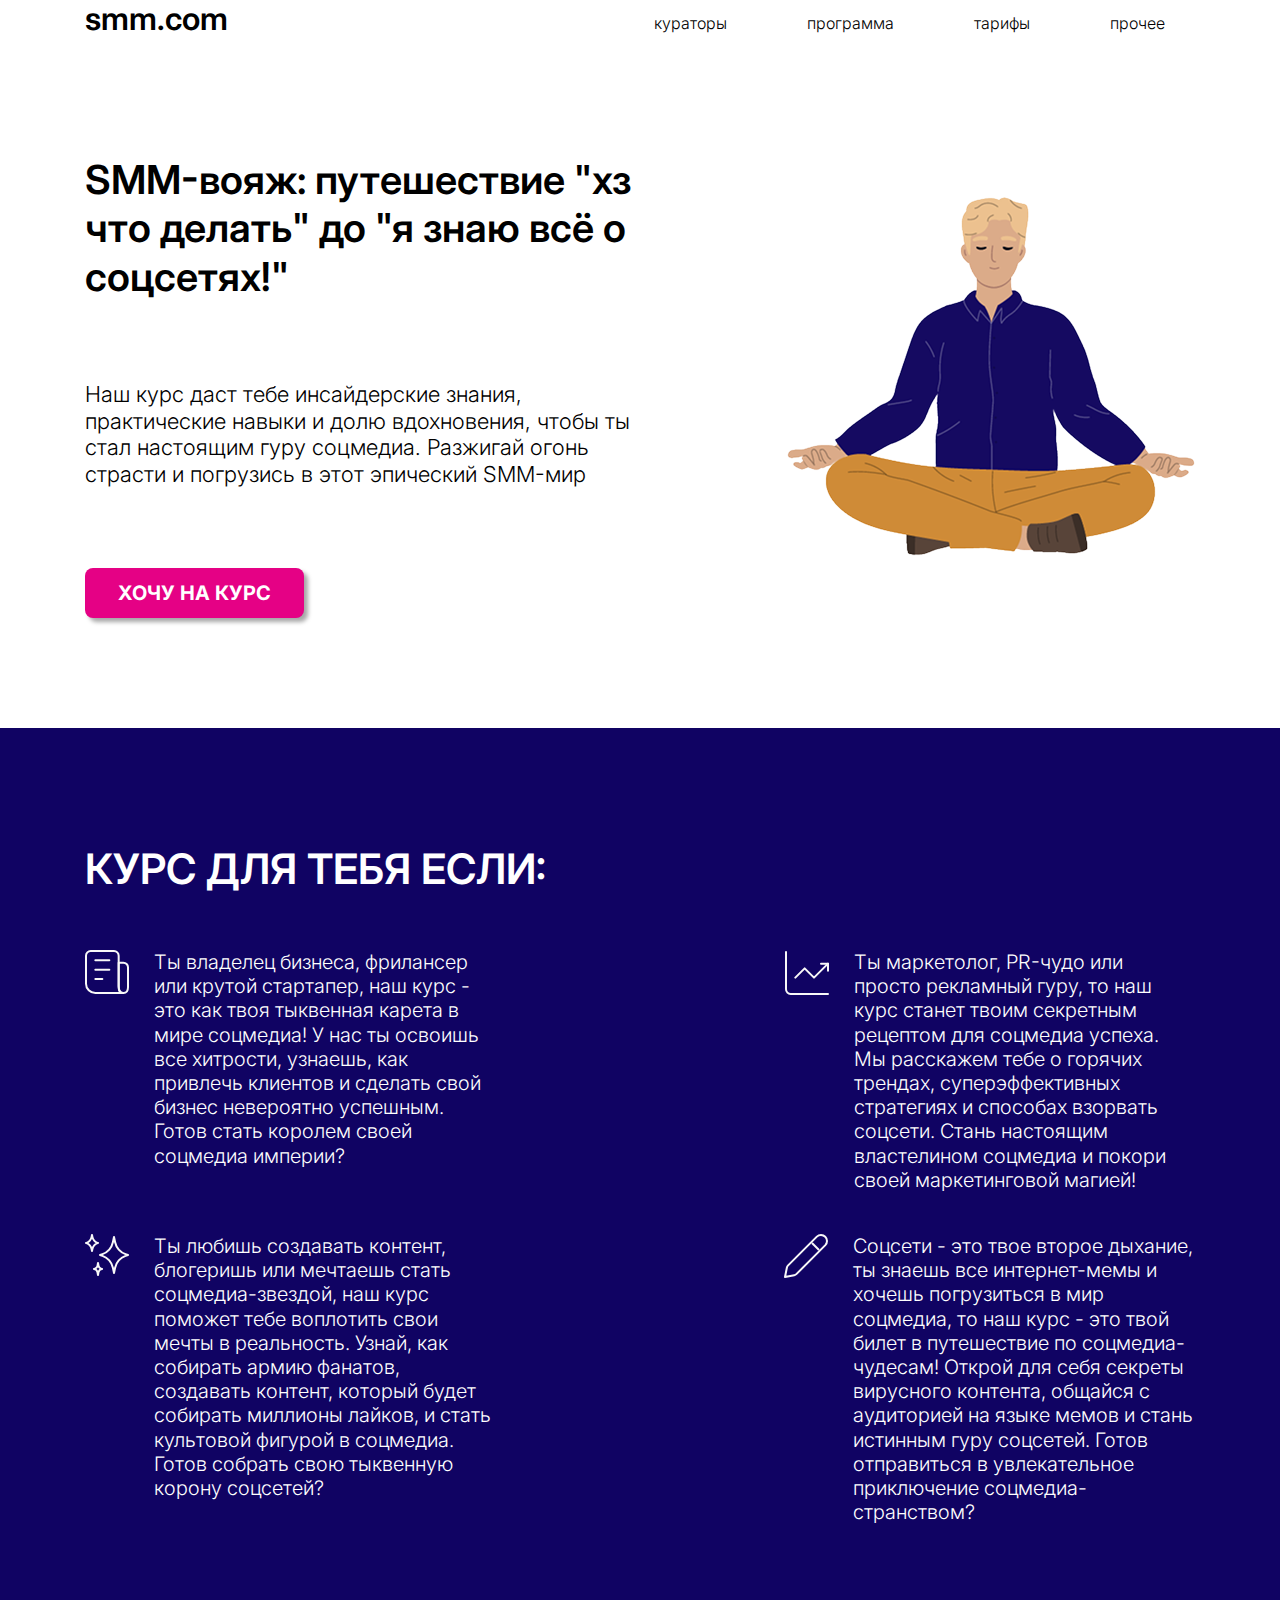
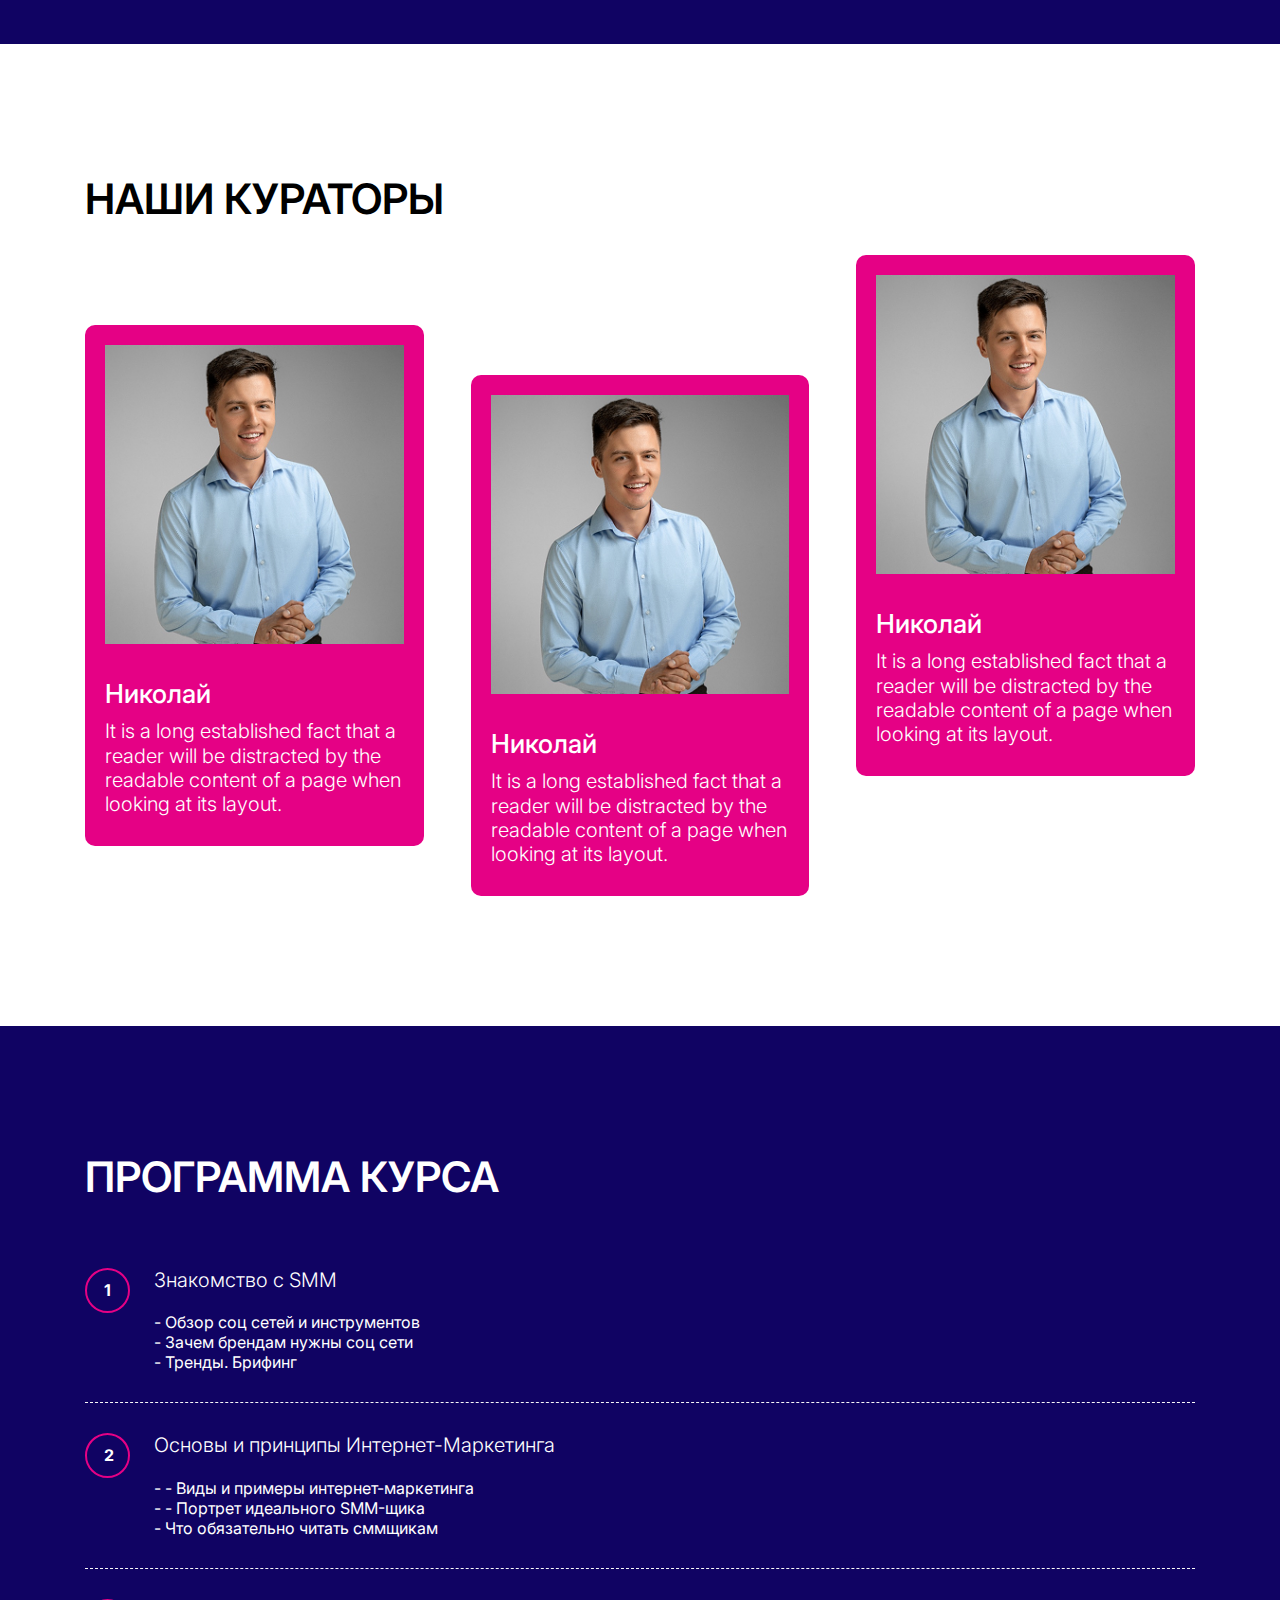
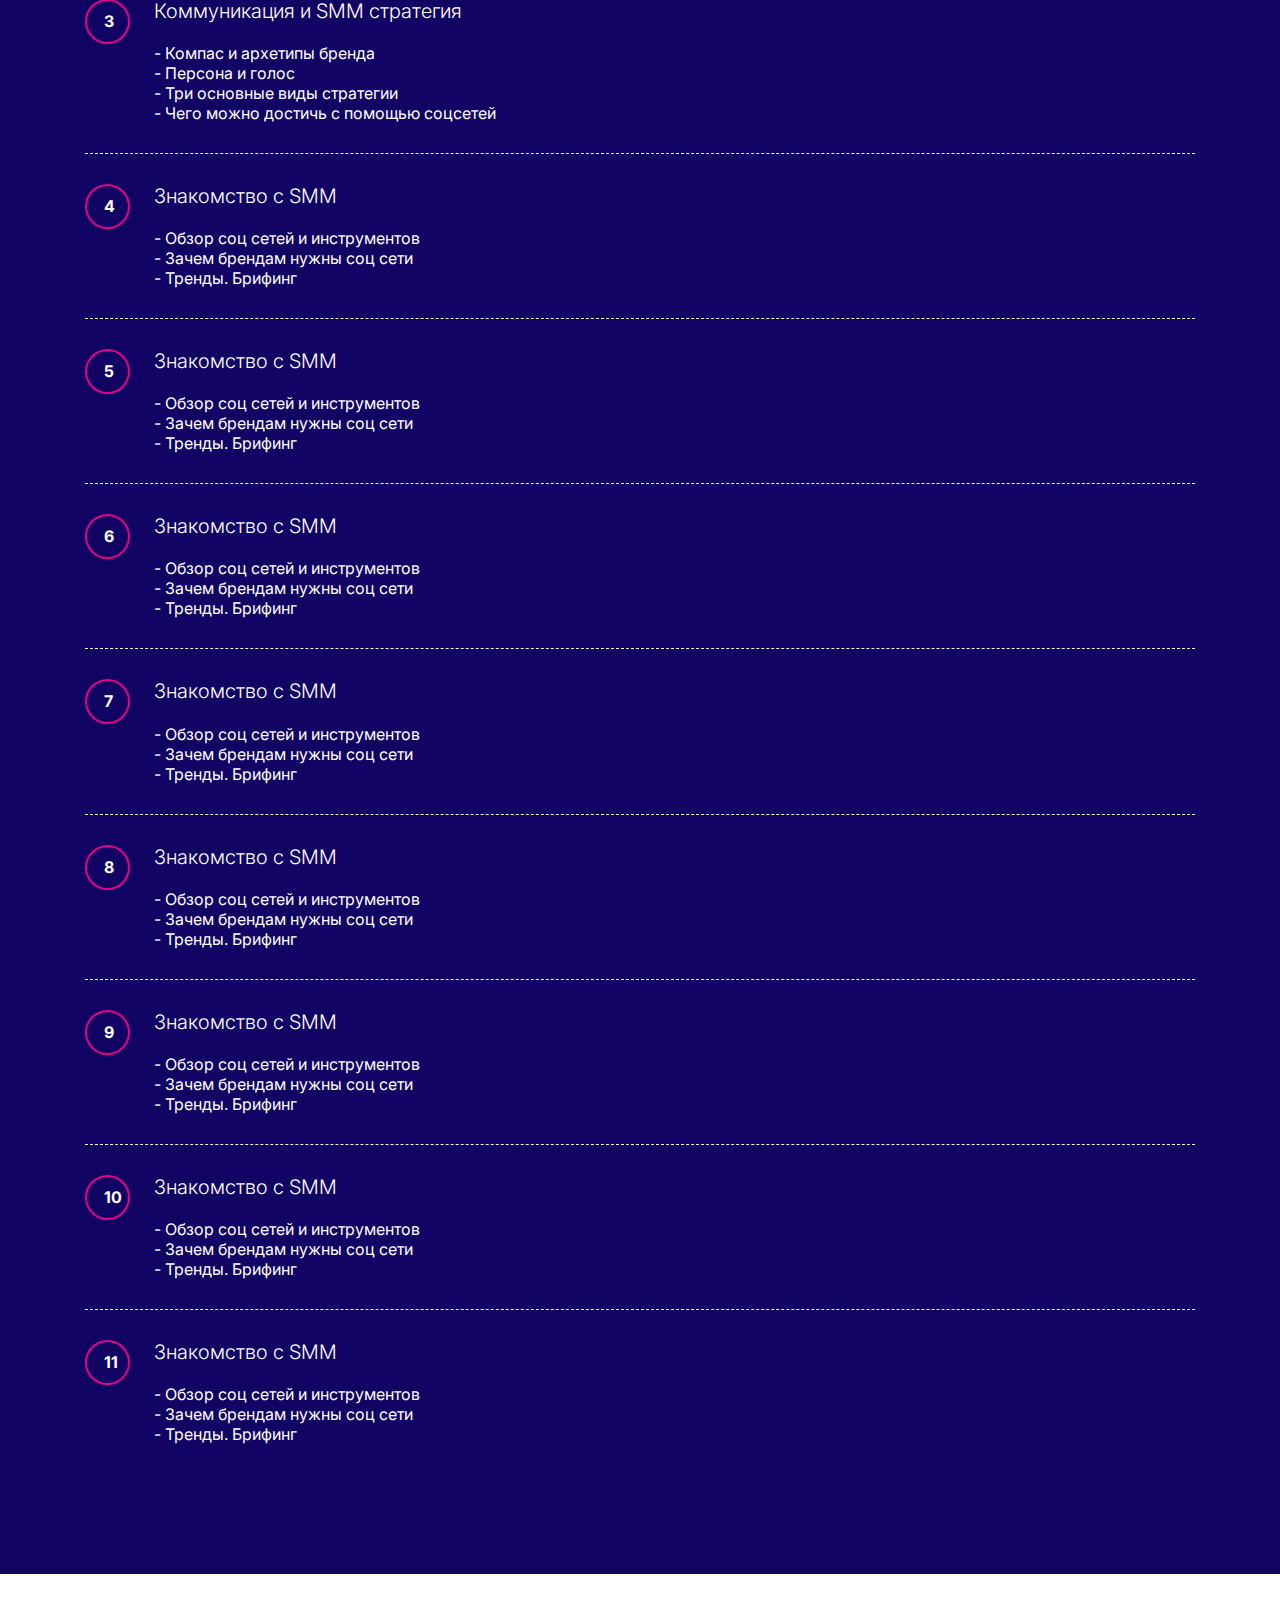
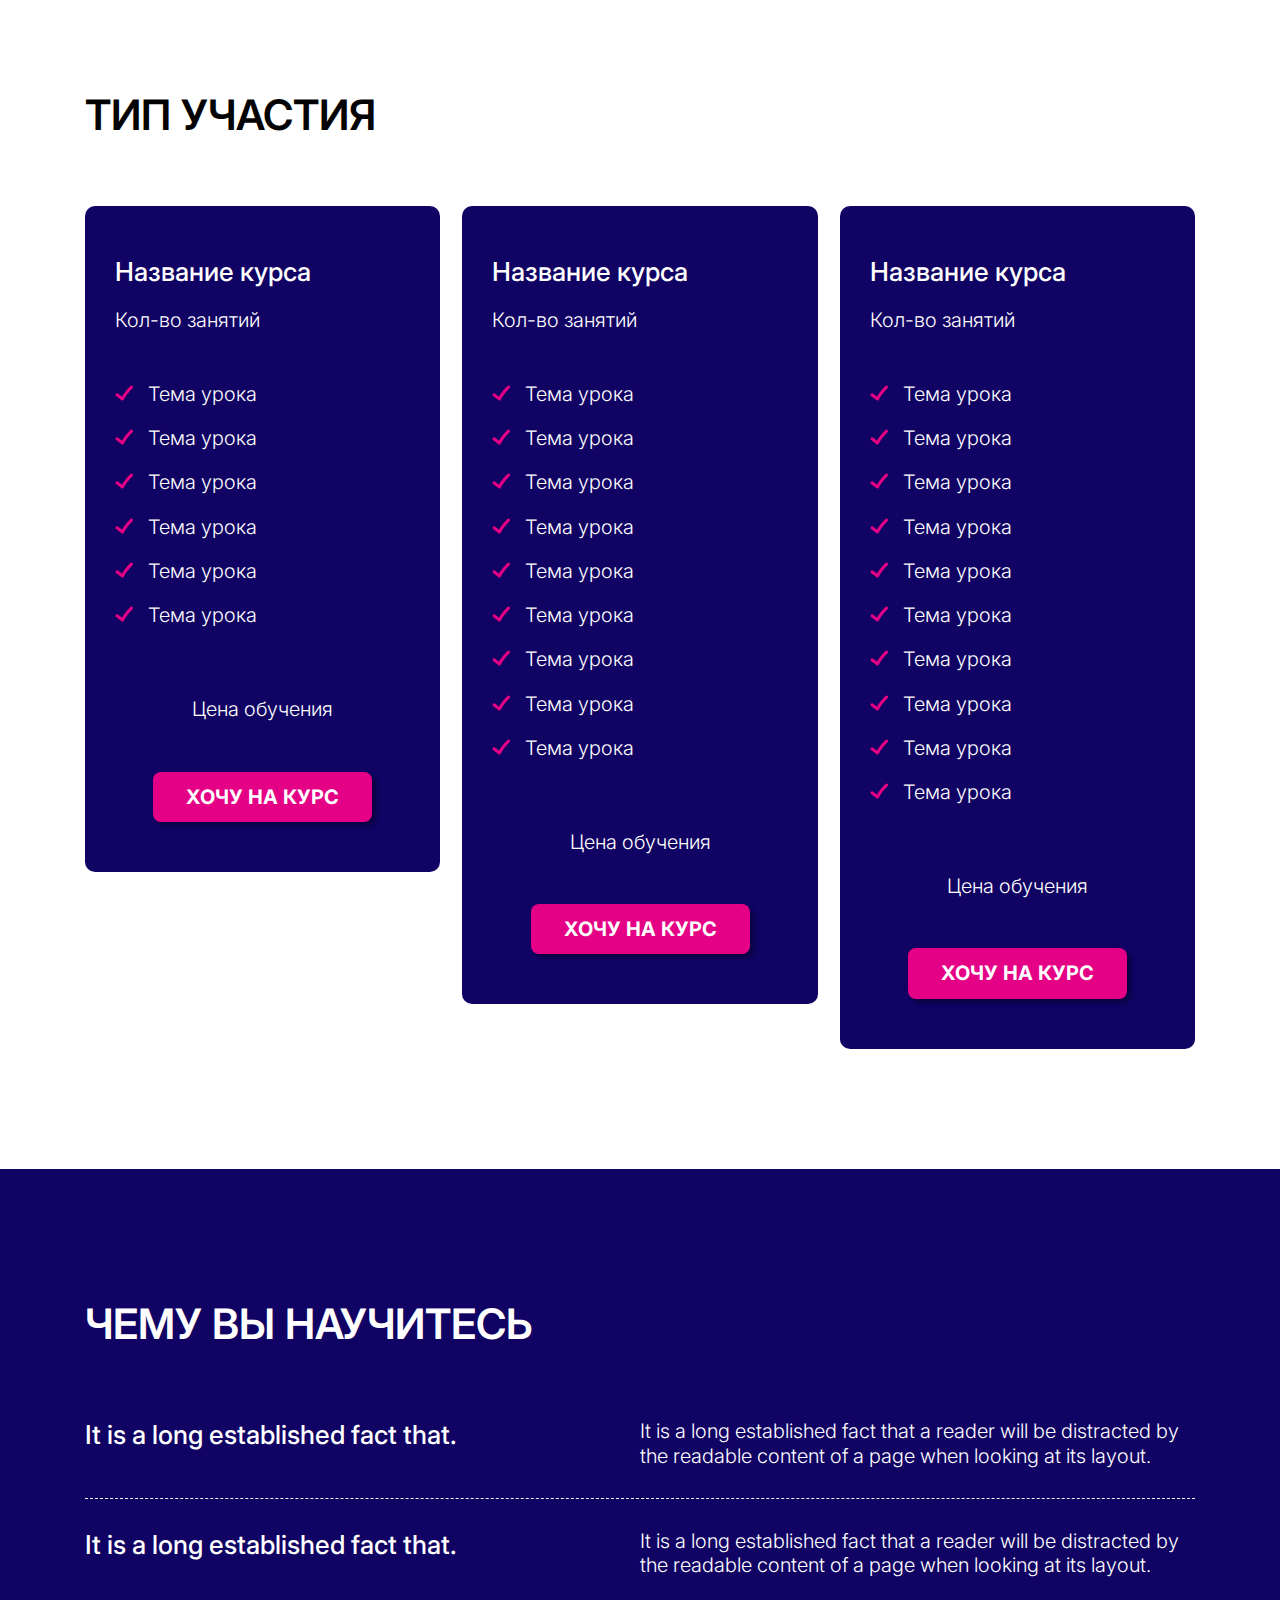
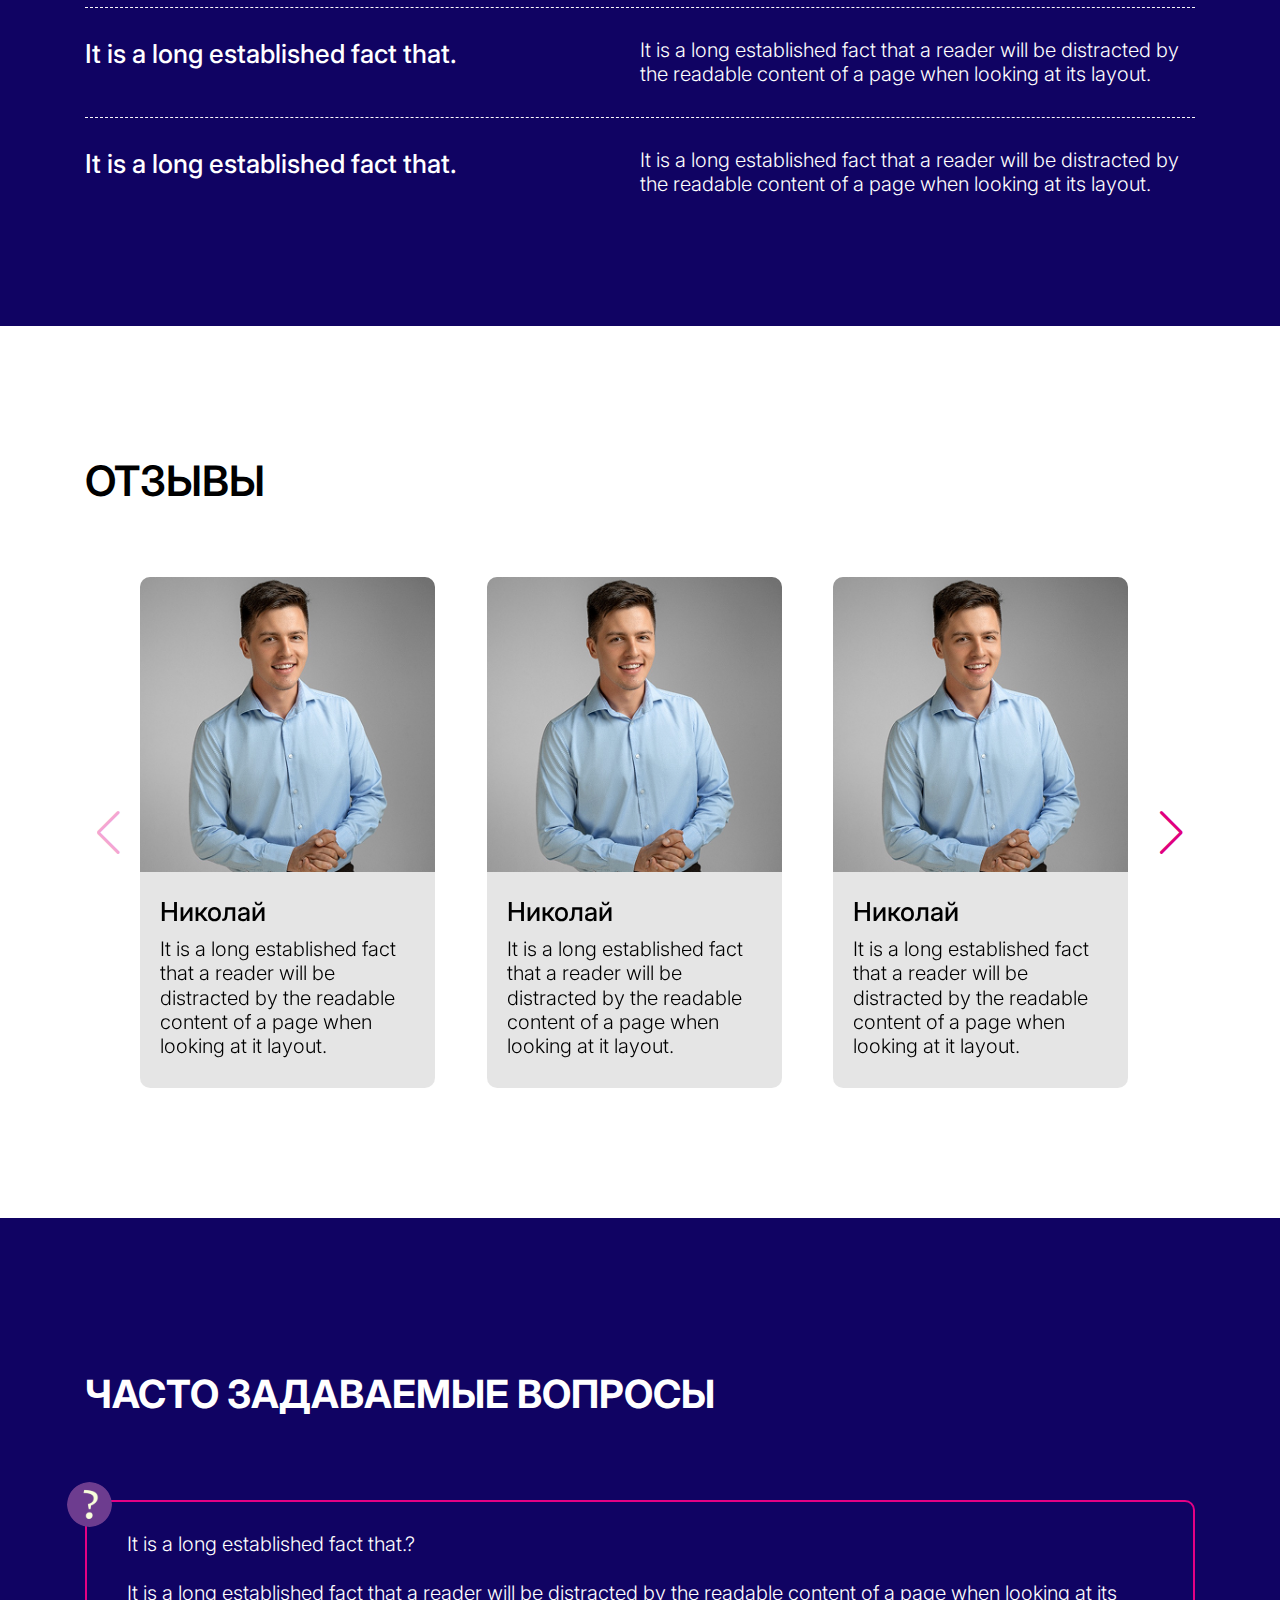
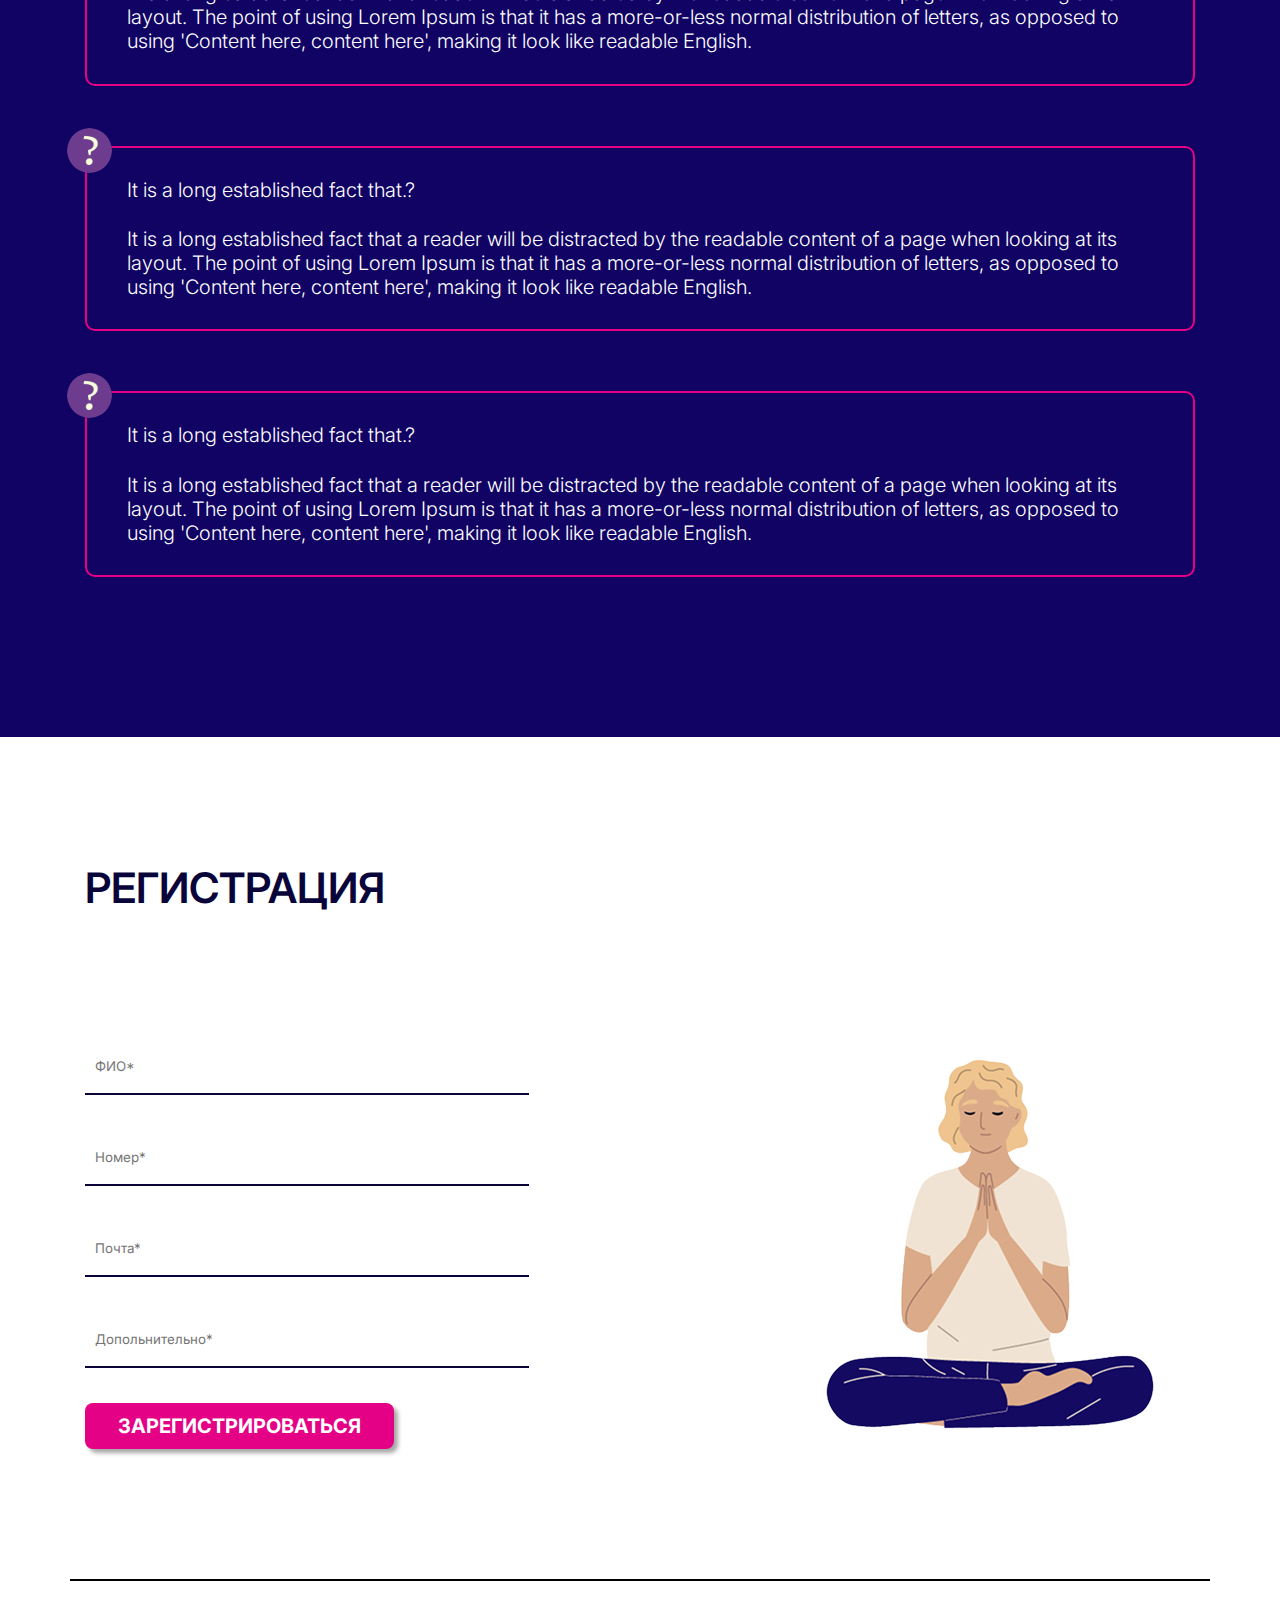
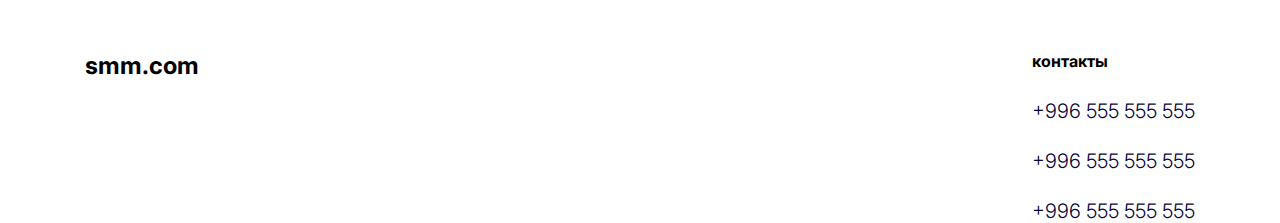
<file: index.html>
<!DOCTYPE html>
<html lang="en">
<head>
    <meta charset="UTF-8">
    <meta name="viewport" content="width=device-width, initial-scale=1.0">
    <title>Сайт Актана</title>
    <link rel="stylesheet" href="https://cdn.jsdelivr.net/npm/swiper@11/swiper-bundle.min.css"/>
    <link rel="preconnect" href="https://fonts.googleapis.com">
    <link rel="preconnect" href="https://fonts.gstatic.com" crossorigin>
    <link href="https://fonts.googleapis.com/css2?family=Funnel+Sans:ital,wght@0,300..800;1,300..800&family=Inter:ital,opsz,wght@0,14..32,100..900;1,14..32,100..900&family=Manrope:wght@200..800&family=Playwrite+IN:wght@100..400&family=Roboto+Condensed:ital,wght@0,100..900;1,100..900&family=Roboto:ital,wght@0,100;0,300;0,400;0,500;0,700;0,900;1,100;1,300;1,400;1,500;1,700;1,900&display=swap" rel="stylesheet">
    <link rel="stylesheet" href="style.css">
</head>
<body>
    <header>
<div class="container">
    <div class="header-content">
        <h1 class="name">smm.com</h1>
        <nav class="header-nav">
            <a href="#" class="header-link">кураторы</a>
            <a href="#" class="header-link">программа</a>
            <a href="#" class="header-link">тарифы</a>
            <a href="#" class="header-link">прочее</a>
        </nav>
    </div>
</div>
    </header>
    <main>
        <section class="section-1">
           <div class="container">
            <div class="row">
                    <div class="s1-text">
                        <h1 class="s1-title">
                            SMM-вояж: путешествие
                            "хз что делать" до 
                            "я знаю всё о соцсетях!"
                        </h1>
                        <p class="s1-p">
                            Наш курс даст тебе инсайдерские знания, практические навыки и долю вдохновения, чтобы ты стал настоящим гуру соцмедиа. Разжигай огонь страсти и погрузись в этот эпический SMM-мир
                        </p>
                        <button  class="s1-btn">ХОЧУ НА КУРС</button>
                    </div>
                    <img src="images/247169-P45C09-756-01 2.png" alt="">
                </div>
               
            </div>
        </section>
        <section class="section-2">

            <div class="container">

                <h2 class="men">КУРС ДЛЯ ТЕБЯ ЕСЛИ:</h2>
                <div class="s2-row">
                 <div class="s2-info">
                 <img src="images/s2-one.svg" alt="">
                 <p href="#" class="s2-p">
                    Ты владелец бизнеса, фрилансер или крутой стартапер, наш курс - это как твоя тыквенная карета в мире соцмедиа! У нас ты освоишь все хитрости, узнаешь, как привлечь клиентов и сделать свой бизнес невероятно успешным. Готов стать королем своей соцмедиа империи?</a>
                 </p>
                 </div>
                 <div class="s2-info">
                    <img src="images/s2-two.svg" alt="">
                    <p href="#" class="s2-p">
                        Ты маркетолог, PR-чудо или просто рекламный гуру, то наш курс станет твоим секретным рецептом для соцмедиа успеха. Мы расскажем тебе о горячих трендах, суперэффективных стратегиях и способах взорвать соцсети. Стань настоящим властелином соцмедиа и покори своей маркетинговой магией!</a>
                    </p>
                    </div>
                    <div class="s2-info">
                        <img src="images/s3.svg" alt="">
                        <p href="#" class="s2-p">
                            Ты любишь создавать контент, блогеришь или мечтаешь стать соцмедиа-звездой, наш курс поможет тебе воплотить свои мечты в реальность. Узнай, как собирать армию фанатов, создавать контент, который будет собирать миллионы лайков, и стать культовой фигурой в соцмедиа. Готов собрать свою тыквенную корону соцсетей?</a>
                        </p>
                        </div>
                        <div class="s2-info">
                            <img src="images/s4.svg" alt="">
                            <p href="#" class="s2-p">
                                Соцсети - это твое второе дыхание, ты знаешь все интернет-мемы и хочешь погрузиться в мир соцмедиа, то наш курс - это твой билет в путешествие по соцмедиа-чудесам! Открой для себя секреты вирусного контента, общайся с аудиторией на языке мемов и стань истинным гуру соцсетей. Готов отправиться в увлекательное приключение соцмедиа-странством?</a>
                            </p>
                            </div>
                         </div>
                    </div>
            </section>
        <section class="section-3">
            <div class="container">
        <h2 class="s3-title">
            НАШИ КУРАТОРЫ
        </h2>
        <div class="s3-row">
            <div class="s3-card">
                <img src="images/image 30.png" alt="">
                <strong>Николай</strong>
                <p>It is a long established fact that a reader will be distracted by the readable content of a page when looking at its layout.</p>
            </div>
            <div class="s3-card">
                <img src="images/image 30.png" alt="">
                <strong>Николай</strong>
                <p>It is a long established fact that a reader will be distracted by the readable content of a page when looking at its layout.</p>
            </div>
            <div class="s3-card">
                <img src="images/image 30.png" alt="">
                <strong>Николай</strong>
                <p>It is a long established fact that a reader will be distracted by the readable content of a page when looking at its layout.</p>
            </div>
            </section>
            <section class="section-4">
                <div class="container">
                    <h2 class="s4-title">
                        ПРОГРАММА КУРСА
                    </h2>
                    <div class="s4-row">
                        <h4 class="s4-one">1</h4>
                          <div class="s4-text">
                            <h4>Знакомство с SMM</h4>
                            <p>- Обзор соц сетей и инструментов <br>
                            <p>- Зачем брендам нужны соц сети <br>
                            <p>- Тренды. Брифинг<br>
                          </div>
                        </div>
                    <div class="s4-row">
                        <h4 class="s4-one">2</h4>
                            <div class="s4-text">
                            <h4>Основы и принципы Интернет-Маркетинга</h4>
                            <p>- - Виды и примеры интернет-маркетинга<br>
                            <p>- - Портрет идеального SMM-щика<br>
                            <p> - Что обязательно читать сммщикам <br>
                            </div>
                        </div>
                    <div class="s4-row">
                        <h4 class="s4-one">3</h4>
                            <div class="s4-text">
                            <h4> Коммуникация и SMM стратегия</h4>
                            <p> - Компас и архетипы бренда<br>
                            <p> - Персона и голос<br>
                            <p> - Три основные виды стратегии<br>
                            <p>- Чего можно достичь с помощью соцсетей<br> 
                            </div>
                        </div>
                    <div class="s4-row">
                        <h4 class="s4-one">4</h4>
                            <div class="s4-text">
                            <h4>Знакомство с SMM</h4>
                            <p>- Обзор соц сетей и инструментов <br>
                            <p>- Зачем брендам нужны соц сети <br>
                            <p>- Тренды. Брифинг<br>
                            </div>
                        </div>
                    <div class="s4-row">
                        <h4 class="s4-one">5</h4>
                            <div class="s4-text">
                            <h4>Знакомство с SMM</h4>
                            <p>- Обзор соц сетей и инструментов <br>
                            <p>- Зачем брендам нужны соц сети <br>
                            <p>- Тренды. Брифинг<br>
                            </div>
                        </div>
                        <div class="s4-row">
                            <h4 class="s4-one">6</h4>
                                <div class="s4-text">
                                <h4>Знакомство с SMM</h4>
                                <p>- Обзор соц сетей и инструментов <br>
                                <p>- Зачем брендам нужны соц сети <br>
                                <p>- Тренды. Брифинг<br>
                                </div>
                            </div>
                        <div class="s4-row">
                            <h4 class="s4-one">7</h4>
                                <div class="s4-text">
                                <h4>Знакомство с SMM</h4>
                                <p>- Обзор соц сетей и инструментов <br>
                                <p>- Зачем брендам нужны соц сети <br>
                                <p>- Тренды. Брифинг<br>
                                </div>
                            </div>
                        <div class="s4-row">
                            <h4 class="s4-one">8</h4>
                                <div class="s4-text">
                                <h4>Знакомство с SMM</h4>
                                <p>- Обзор соц сетей и инструментов <br>
                                <p>- Зачем брендам нужны соц сети <br>
                                <p>- Тренды. Брифинг<br>
                                </div>
                            </div>
                        <div class="s4-row">
                            <h4 class="s4-one">9</h4>
                                <div class="s4-text">
                                <h4>Знакомство с SMM</h4>
                                <p>- Обзор соц сетей и инструментов <br>
                                <p>- Зачем брендам нужны соц сети <br>
                                <p>- Тренды. Брифинг<br>
                                </div>
                            </div>
                            <div class="s4-row">
                                <h4 class="s4-one">10</h4>
                                    <div class="s4-text">
                                    <h4>Знакомство с SMM</h4>
                                    <p>- Обзор соц сетей и инструментов <br>
                                    <p>- Зачем брендам нужны соц сети <br>
                                    <p>- Тренды. Брифинг<br>
                                    </div>
                                </div>
                            <div class="s4-row">
                                <h4 class="s4-one">11</h4>
                                    <div class="s4-text">
                                    <h4>Знакомство с SMM</h4>
                                    <p>- Обзор соц сетей и инструментов <br>
                                    <p>- Зачем брендам нужны соц сети <br>
                                    <p>- Тренды. Брифинг<br>
                                    </div>
                                </div>
                    </div>
                </div>
        </div>
            </div>
        </section>
        <section class="section-5">
             <div class="container">
                <h2 class="s5-title">
                    ТИП УЧАСТИЯ
                </h2>
                <div class="s5-row">
                    <div class="s5-card">
                        <strong>Название курса</strong>
                        <p>Кол-во занятий</p>
                        <ul>
                            <li > <img src="images/s5-ok.svg" alt="">Тема урока</li>
                            <li> <img src="images/s5-ok.svg" alt="">Тема урока</li>
                            <li> <img src="images/s5-ok.svg" alt="">Тема урока</li>
                            <li> <img src="images/s5-ok.svg" alt="">Тема урока</li>
                            <li> <img src="images/s5-ok.svg" alt="">Тема урока</li>
                            <li> <img src="images/s5-ok.svg" alt="">Тема урока</li>
                        </ul>
                        <div class="s5-tik">
                        <p class="s5-price">Цена обучения</p>
                         <button class="s5-btn">ХОЧУ НА КУРС</button>
                        </div>
               
                    </div>
                    <div class="s5-card">
                        <strong>Название курса</strong>
                        <p>Кол-во занятий</p>
                        <ul>
                            <li > <img src="images/s5-ok.svg" alt="">Тема урока</li>
                            <li> <img src="images/s5-ok.svg" alt="">Тема урока</li>
                            <li> <img src="images/s5-ok.svg" alt="">Тема урока</li>
                            <li> <img src="images/s5-ok.svg" alt="">Тема урока</li>
                            <li> <img src="images/s5-ok.svg" alt="">Тема урока</li>
                            <li> <img src="images/s5-ok.svg" alt="">Тема урока</li>
                            <li> <img src="images/s5-ok.svg" alt="">Тема урока</li>
                            <li> <img src="images/s5-ok.svg" alt="">Тема урока</li>
                            <li> <img src="images/s5-ok.svg" alt="">Тема урока</li>
                            
                            
                        </ul>
                        <div class="s5-tik">
                        <p class="s5-price">Цена обучения</p>
                         <button class="s5-btn">ХОЧУ НА КУРС</button>
                        </div>
               
                    </div>
                    <div class="s5-card">
                        <strong>Название курса</strong>
                        <p>Кол-во занятий</p>
                        <ul>
                            <li > <img src="images/s5-ok.svg" alt="">Тема урока</li>
                            <li> <img src="images/s5-ok.svg" alt="">Тема урока</li>
                            <li> <img src="images/s5-ok.svg" alt="">Тема урока</li>
                            <li> <img src="images/s5-ok.svg" alt="">Тема урока</li>
                            <li> <img src="images/s5-ok.svg" alt="">Тема урока</li>
                            <li> <img src="images/s5-ok.svg" alt="">Тема урока</li>
                            <li> <img src="images/s5-ok.svg" alt="">Тема урока</li>
                            <li> <img src="images/s5-ok.svg" alt="">Тема урока</li>
                            <li> <img src="images/s5-ok.svg" alt="">Тема урока</li>
                            <li> <img src="images/s5-ok.svg" alt="">Тема урока</li>
                                
                        </ul>
                        <div class="s5-tik">
                        <p class="s5-price">Цена обучения</p>
                         <button class="s5-btn">ХОЧУ НА КУРС</button>
                        </div>
               
                    </div>
                    
                </div>
             </div>
        </section>
        <section class="section-6">
            <div class="container">
                <h2 class="s6-title">ЧЕМУ ВЫ НАУЧИТЕСЬ</h2>
    
                <div class="s6-row">
                    <p>It is a long established fact that.</p>
                     <p>It is a long established fact that a reader will be distracted by the readable content of a page when looking at its layout.</p>
                </div>
                
                <div class="s6-row">
                    <p>It is a long established fact that.</p>
                     <p>It is a long established fact that a reader will be distracted by the readable content of a page when looking at its layout.</p>
                </div>
                
                <div class="s6-row">
                    <p>It is a long established fact that.</p>
                     <p>It is a long established fact that a reader will be distracted by the readable content of a page when looking at its layout.</p>
                </div>
                
                <div class="s6-row">
                    <p>It is a long established fact that.</p>
                     <p>It is a long established fact that a reader will be distracted by the readable content of a page when looking at its layout.</p>
                </div>
            </div>
        </section>
        <section class="section-7">
            <div class="container">
                <h2 class="s7-title">ОТЗЫВЫ</h2>
                <div class="s7-row">
                    <div class="swiper mySwiper">
                        <div class="swiper-wrapper one-6">
                            
                          <div class="swiper-slide">
                            <div class="s7-card">
                                <img src="images/image 30.png" alt="">
                                <div class="s7-cards-text">
                                    <h6>Николай</h6>
                                    <p>It is a long established fact that a reader will be distracted by the readable content of a page when looking at it layout.</p>
                                </div>
                            </div>
                          </div>
                          <div class="swiper-slide">
                            <div class="s7-card">
                                <img src="images/image 30.png" alt="">
                                <div class="s7-cards-text">
                                    <h6>Николай</h6>
                                    <p>It is a long established fact that a reader will be distracted by the readable content of a page when looking at it layout.</p>
                                </div>
                            </div>
                          </div>
                          <div class="swiper-slide">
                            <div class="s7-card">
                                <img src="images/image 30.png" alt="">
                                <div class="s7-cards-text">
                                    <h6>Николай</h6>
                                    <p>It is a long established fact that a reader will be distracted by the readable content of a page when looking at it layout.</p>
                                </div>
                            </div>
                          </div>
                          <div class="swiper-slide">
                            <div class="s7-card">
                                <img src="images/image 30.png" alt="">
                                <div class="s7-cards-text">
                                    <h6>Николай</h6>
                                    <p>It is a long established fact that a reader will be distracted by the readable content of a page when looking at it layout.</p>
                                </div>
                            </div>
                          </div>
                        </div>
                     
                        
                    </div>
                    
                    <div class="swiper-button-next"></div>
                    <div class="swiper-button-prev"></div>
                </div>
            </div>
    
        </section>
        <section class="section-8">
            <div class="container">
                <h2 class="s8-title">ЧАСТО ЗАДАВАЕМЫЕ ВОПРОСЫ</h2>
                <div class="s8-row">
                    <img class="lenovo"  src="images/,svg-hh.svg" alt="" srcset="">
                    <p>It is a long established fact that.?</p>
                    <p>It is a long established fact that a reader will be distracted by the readable content of a page when looking at its layout. The point of using Lorem Ipsum is that it has a more-or-less normal distribution of letters, as opposed to using 'Content here, content here', making it look like readable English.</p>
                </div>
                <div class="s8-row">
                    <img class="lenovo" src="images/,svg-hh.svg" alt=""  srcset="" >
                    <p>It is a long established fact that.?</p>
                    <p>It is a long established fact that a reader will be distracted by the readable content of a page when looking at its layout. The point of using Lorem Ipsum is that it has a more-or-less normal distribution of letters, as opposed to using 'Content here, content here', making it look like readable English.</p>
                </div>
                <div class="s8-row">
                    <img class="lenovo" src="images/,svg-hh.svg" alt="" srcset="" >
                    <p>It is a long established fact that.?</p>
                    <p>It is a long established fact that a reader will be distracted by the readable content of a page when looking at its layout. The point of using Lorem Ipsum is that it has a more-or-less normal distribution of letters, as opposed to using 'Content here, content here', making it look like readable English.</p>
                </div>
            </div>

        </section>
        <section class="section-9">
            <div class="container text">
                <h2 class="s9-tite">РЕГИСТРАЦИЯ</h2>
                <div class="s9-row">
                    <form action="">
                        <input type="text" placeholder="ФИО*">
                        <input type="text" placeholder="Номер*">
                        <input type="text" placeholder="Почта*">
                        <input type="text" placeholder="Допольнительно*">
                        <div class="alt">
                            <button class="alt">ЗАРЕГИСТРИРОВАТЬСЯ</button>
                        </div>
                        
                    </form>
                    <img class="text" src="images/247169-P45C09-756-01 3.png" alt="">
                
                </div>
            </div>
        </section>
        

        
    </main>
    <footer>
        <div class="container footer-one">
            <h2>smm.com</h2>
            <nav class="footer">
                <h4>контакты</h4>
                 <a href="tel:">+996 555 555 555</a>
                 <a href="tel:">+996 555 555 555</a>
                 <a href="tel:">+996 555 555 555</a>
            </nav>

            
        </div>
    </footer>
    <script src="https://cdn.jsdelivr.net/npm/swiper@11/swiper-bundle.min.js"></script>
    <script>
        var swiper = new Swiper(".mySwiper", {
          slidesPerView: 3,
          spaceBetween: 40,
          
          pagination: {
            el: ".swiper-pagination",
            clickable: false,
            

            
          },
          navigation: {
        nextEl: ".swiper-button-next",
        prevEl: ".swiper-button-prev",
      },
        });
        
      </script>
</body>
</html>
</file>
<file: style.css>
* {
  padding: 0;
  margin: 0;
  box-sizing: border-box;
  font-family: Inter, sans;
}

.container {
  width: 1140px;
  padding: 0 15px;
  margin: 0 auto;
  /* background-color: aqua; */
}

.name {
  font-family: Inter;
  font-size: 32px;
  font-weight: 600;
  line-height: 38.73px;
}

.header-link {
  font-family: Inter;
  font-weight: 300;
  font-size: 16px;
  line-height: 100%;
  letter-spacing: 0%;

  color: black;
  text-decoration: none;
  padding: 15px 30px;
}

.header-nav {
  display: flex;
  gap: 20px;
}

.header-content {
  display: flex;
  justify-content: space-between;
}

/* .section 1 */

.section-1 {
  padding: 80px 0 110px;
}

.s1-title {
  font-family: Inter;
  font-size: 40px;
  font-weight: 600;
  line-height: 48.41px;
  margin: 30px 0 80px;
}

.s1-p {
  font-family: Inter;
  font-size: 22px;
  font-weight: 300;
  line-height: 26.63px;
  margin-bottom: 80px;
}

.s1-btn {
  background-color: #e50185;
  color: white;
  font-family: Inter;
  font-size: 20px;
  font-weight: 700;
  line-height: 24.2px;
  padding: 13px 33px;
  border-radius: 8px;
  box-shadow: 4px 4px 4px 0px #00000059;
  border: none;
}

.row {
  display: flex;
  justify-content: space-between;
  align-items: center;
}

.s1-text {
  width: 50%;
}

/* section-2 */

.section-2 {
  background-color: #100363;
  color: white;
  padding: 120px 0;
}

.men {
  font-family: Inter;
  font-weight: 600;
  font-size: 42px;
  line-height: 100%;
  letter-spacing: 0%;
  color: white;
}
.s2-info {
  display: flex;
  align-items: flex-start;
}

.s2-p {
  margin-left: 25px;
  font-family: Inter;
  font-weight: 300;
  font-size: 20px;
  line-height: 24.2px;
  letter-spacing: 0%;
}

.s2-row {
  display: grid;
  grid-template-columns: repeat(2, 37%);
  grid-template-columns: (2, 40%);
  gap: 42px;
  justify-content: space-between;
  margin-top: 60px;
}

/* .section 3 */

.s3-title {
  font-family: Inter;
  font-weight: 600;
  font-size: 42px;
  line-height: 50.83px;
  letter-spacing: 0%;
  margin-bottom: 30px;
}

.s3-card {
  width: 33%;
  background: #e50185;
  border-radius: 10px;
  padding: 20px;
  padding-bottom: 30px;
  color: white;
}
.s3-card:nth-child(1){
 margin-top: 70px;
  margin-bottom: 50px;
}

.s3-card strong {
  display: block;
  font-family: Inter;
  font-weight: 500;
  font-size: 26px;
  line-height: 31.47px;
  margin-bottom: 10px;
  margin-top: 30px;
}

.s3-card p {
  font-family: Inter;
  font-weight: 300;
  font-size: 20px;
  line-height: 24.2px;
}

.s3-card img {
  width: 100%;
}

.section-3 {
  padding: 130px 0;
}

.s3-row {
  display: flex;
  justify-content: space-between;
  gap: 47px;
  align-items: flex-end;
}

.s3-row .s3-card:first-child {
  align-self: center;
}

.s3-row .s3-card:last-child {
  align-self: flex-start;
}

.s4-row {
  display: flex;
  gap: 24px;
  border-bottom: 1px dashed rgb(249, 249, 249);
  padding-bottom: 30px;
  margin-bottom: 30px;
}

.s4-title {
  font-family: Inter;
  font-weight: 600;
  font-size: 42px;
  line-height: 100%;
  letter-spacing: 0%;
  color: #ffffff;
}

.s4-row:last-child {
  border: none;
  padding: 0;
  margin: 0;
}

.s4-text h4 {
  margin-bottom: 20px;
  font-family: Inter;
  font-weight: 300;
  font-size: 20px;
  line-height: 24.2px;
  letter-spacing: 0%;
}

.s4-one {
  width: 45px;
  height: 45px;
  border: 2px solid #e50185;
  border-radius: 100%;
  padding: 10px 17px;
}

.section-4 {
  background-color: #100363;
  color: white;
  padding: 130px 0;
}

.s4-title {
  margin-bottom: 70px;
}

/* .section-5 */

.section-5 {
  padding: 120px 0;
  background-color: white;
}

.s5-title {
  font-family: Inter;
  font-weight: 600;
  font-size: 42px;
  line-height: 100%;
  letter-spacing: 0%;
  color: #030303;
}

.s5-row {
  margin-top: 70px;
  display: flex;
  justify-content: space-between;
  align-items: flex-start;
}

.s5-card {
  padding: 50px 30px;
  background: #100363;
  color: white;
  width: 32%;
  border-radius: 10px;
}

.s5-card p {
  margin-top: 20px;
  margin-bottom: 50px;
  font-family: Inter;
  font-weight: 300;
  font-size: 20px;
  line-height: 24.2px;
  letter-spacing: 0%;
}

.s5-card strong {
  font-family: Inter;
  font-weight: 500;
  font-size: 26px;
  line-height: 31.47px;
  letter-spacing: 0%;
}

.s5-price {
  font-family: Inter;
  font-weight: 300;
  font-size: 20px;
  line-height: 24.2px;
  letter-spacing: 0%;
  text-align: center;
  margin-bottom: 43px;
}

.s5-btn {
  font-family: Inter;
  font-weight: 700;
  font-size: 20px;
  line-height: 24.2px;
  letter-spacing: 0%;
  background-color: #e50185;
  color: white;
  padding: 13px 33px;
  border: none;
  border-radius: 8px;
  box-shadow: 4px 4px 4px 0px #00000059;
}

.s5-card div {
  text-align: center;
  margin-top: 70px;
}

.s5-card ul li {
  font-family: Inter;
  font-weight: 300;
  font-size: 20px;
  line-height: 24.2px;
  letter-spacing: 0%;
  margin-bottom: 20px;
  list-style: none;
}

.s5-card ul li img {
  margin-right: 15px;
}

.section-6 {
  background: #100363;
  color: white;
  padding: 130px 0;
}

.s6-row {
  display: flex;
  justify-content: space-between;
  border-bottom: 1px dashed rgb(250, 250, 250);
  padding: 30px 0;
}

.s6-title {
  font-family: Inter;
  font-weight: 600;
  font-size: 42px;
  line-height: 50.83px;
  letter-spacing: 0%;
  margin-bottom: 40px;
}

.s6-row p:nth-child(1) {
  font-family: Inter;
  font-weight: 500;
  font-size: 26px;
  line-height: 31.47px;
  letter-spacing: 0%;
}

.s6-row p:nth-child(2) {
  font-family: Inter;
  font-weight: 300;
  font-size: 20px;
  line-height: 24.2px;
  letter-spacing: 0%;
  width: 50%;
}

.s6-row:last-child {
  border: none;
  padding-bottom: 0;
}

.s7-card {
  width: 295px;
  border-radius: 10px;
  overflow: hidden;
  background-color: #0000001a;
}

.s7-cards-text {
  padding: 20px;
  padding-bottom: 30px;
}

.s7-cards-text h6 {
  font-family: Inter;
  font-weight: 500;
  font-size: 26px;
  line-height: 31.47px;
  letter-spacing: 0%;
  margin-bottom: 10px;
}

.s7-cards-text p {
  font-family: Inter;
  font-weight: 300;
  font-size: 20px;
  line-height: 24.2px;
  letter-spacing: 0%;
}

.s7-card img {
  width: 100%;
}

.s7-title {
  margin-bottom: 70px;
  font-family: Inter;
  font-weight: 600;
  font-size: 42px;
  line-height: 50.83px;
  letter-spacing: 0%;
}

.section-7 {
  padding: 130px 0;
}

/* .swiper-wrapper {
  max-width: 1000px;
  margin: 0 auto;
} */

/* .swiper-slide {
  width: 295px !important;
} */

.section-8 {
  font-family: Inter;
  font-weight: 500;
  font-size: 26px;
  line-height: 31.47px;
  letter-spacing: 0%;
  background-color: #100363;
  color: white;
  padding-top: 90px;
  padding: 160px 0;
}

.s8-row {
  font-family: Inter;
  font-weight: 300;
  font-size: 20px;
  line-height: 24.2px;
  letter-spacing: 0%;
  margin-bottom: 60px;
}

.s8-row p:last-child{
 margin-top: 25px;
 width: 100%;
}

.s8-row:last-child {
  margin-bottom: 0;
}

.s8-title {
  margin-bottom: 90px;
}

.s8-row {
  border-radius: 10px;
  border-width: 2px;
  border: 2px solid #e50185;
  position: relative;
  padding: 30px 40px;
}

.s8-row img {
  position: absolute;
  left: -20px;
  top: -20px;
}

.section-9 {
  padding-top: 130px;
  padding-bottom: 130px;
}

.s9-tite {
  font-family: Inter;
  font-weight: 600;
  font-size: 42px;
  line-height: 100%;
  letter-spacing: 0%;
  color: #09053b;
}
.s9-row {
  padding-top: 130px;
  display: flex;
  justify-content: space-between;
  align-items: center;
}

.s9-row button {
  background: #e50185;
  color: white;
  border: none;
}

.s9-row form {
  display: flex;
  flex-direction: column;
  width: 40%;
  gap: 35px;
}

.s9-row form input {
  padding: 19px 10px;
  border: none;
  border-bottom: 2px solid #09053b;
}

.s9-row button {
  font-family: Inter;
  font-weight: 700;
  font-size: 20px;
  line-height: 100%;
  letter-spacing: 0%;
  vertical-align: middle;
  padding: 13px 33px;
  border-radius: 8px;
  box-shadow: 4px 4px 4px 0px #00000059;
  transition: 0.6s;
}

.s9-row button:hover {
  background-color: #e0007f;
  color: rgb(12, 3, 3);
}

.footer {
  display: flex;
  flex-direction: column;
  gap: 30px 53px;
}

.footer-one {
  display: flex;
  justify-content: space-between;
  border-top: 2px solid #000000;
  padding-top: 70px;
}

.footer a {
  font-family: Inter;
  font-weight: 300;
  font-size: 20px;
  line-height: 100%;
  letter-spacing: 0%;
  vertical-align: middle;
  color: #09053b;
  text-decoration: none;
}

.swiper-button-next {
  color: 2px solid #e50185;
}
.swiper-button-prev,
.swiper-button-next {
  color: #e0007f;
}

.swiper {
  max-width: 1000px;
}

.s7-row {
  position: relative;
}
</file>
